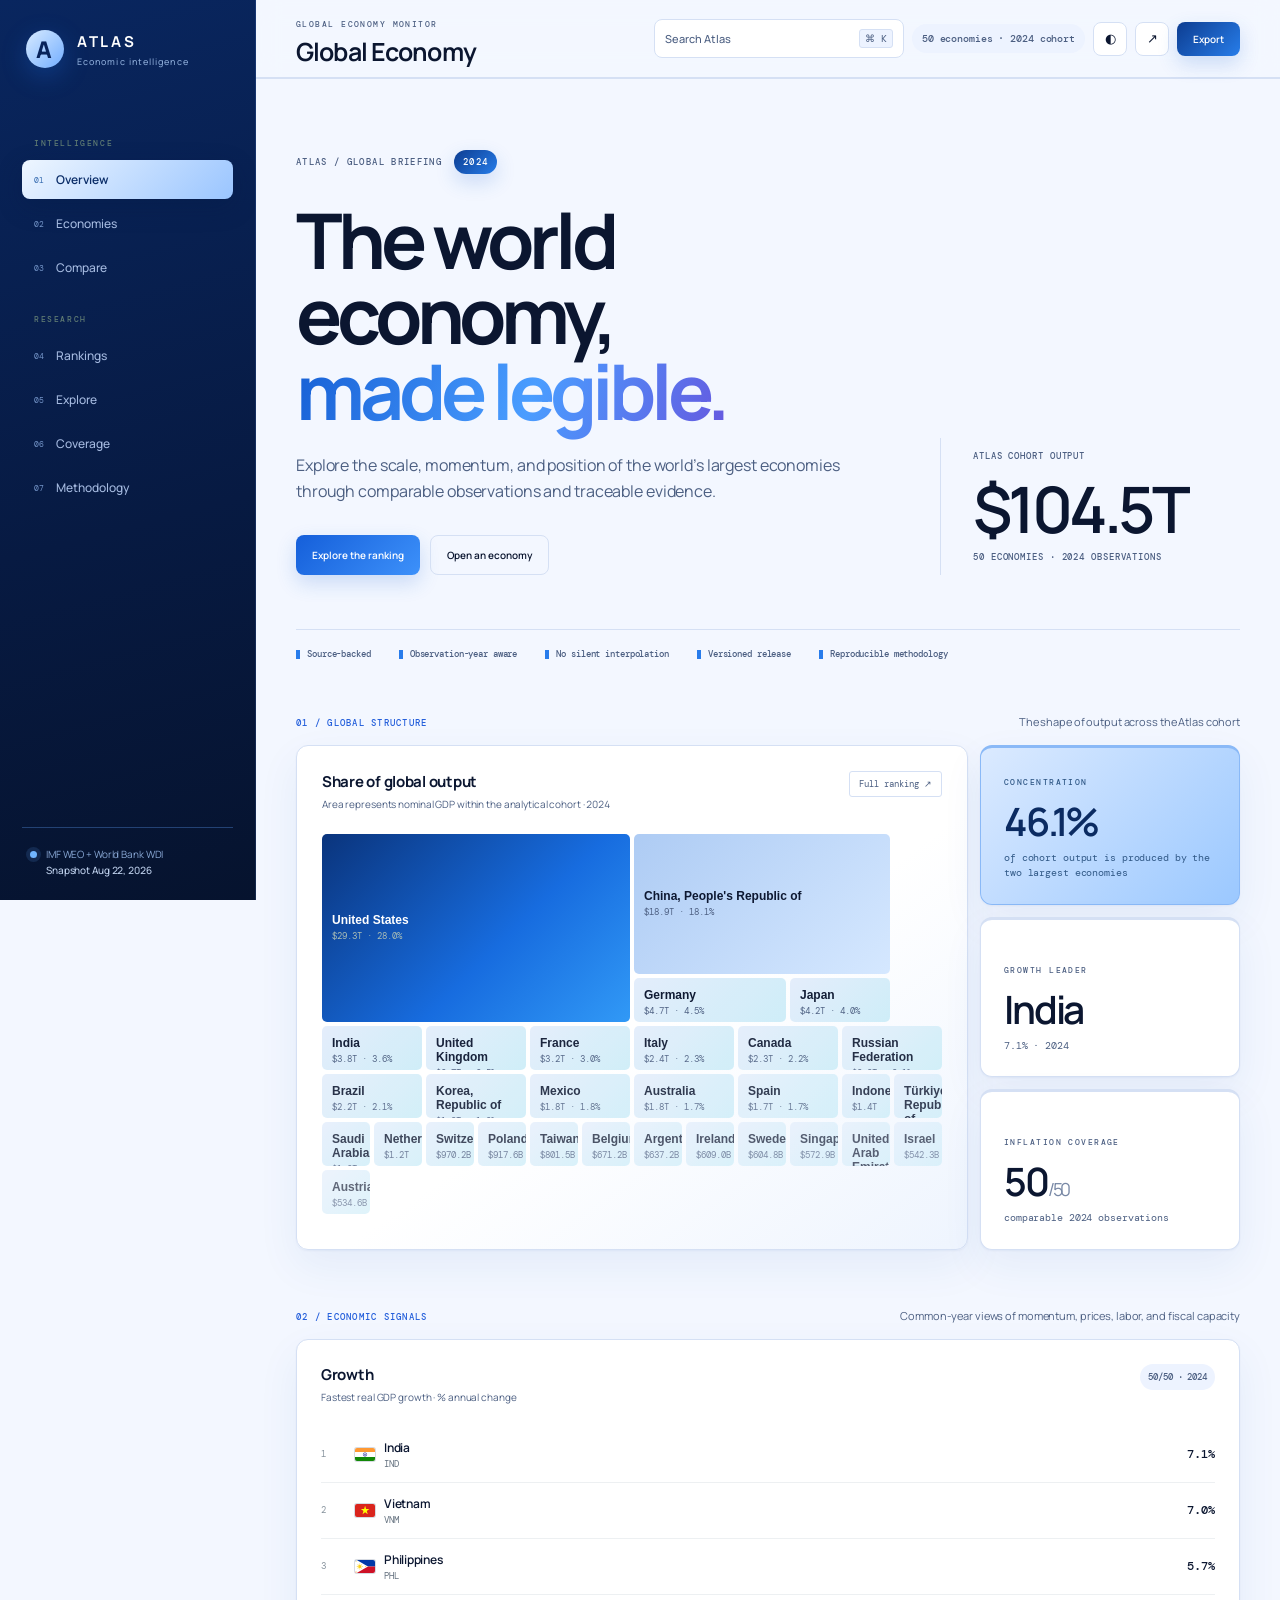
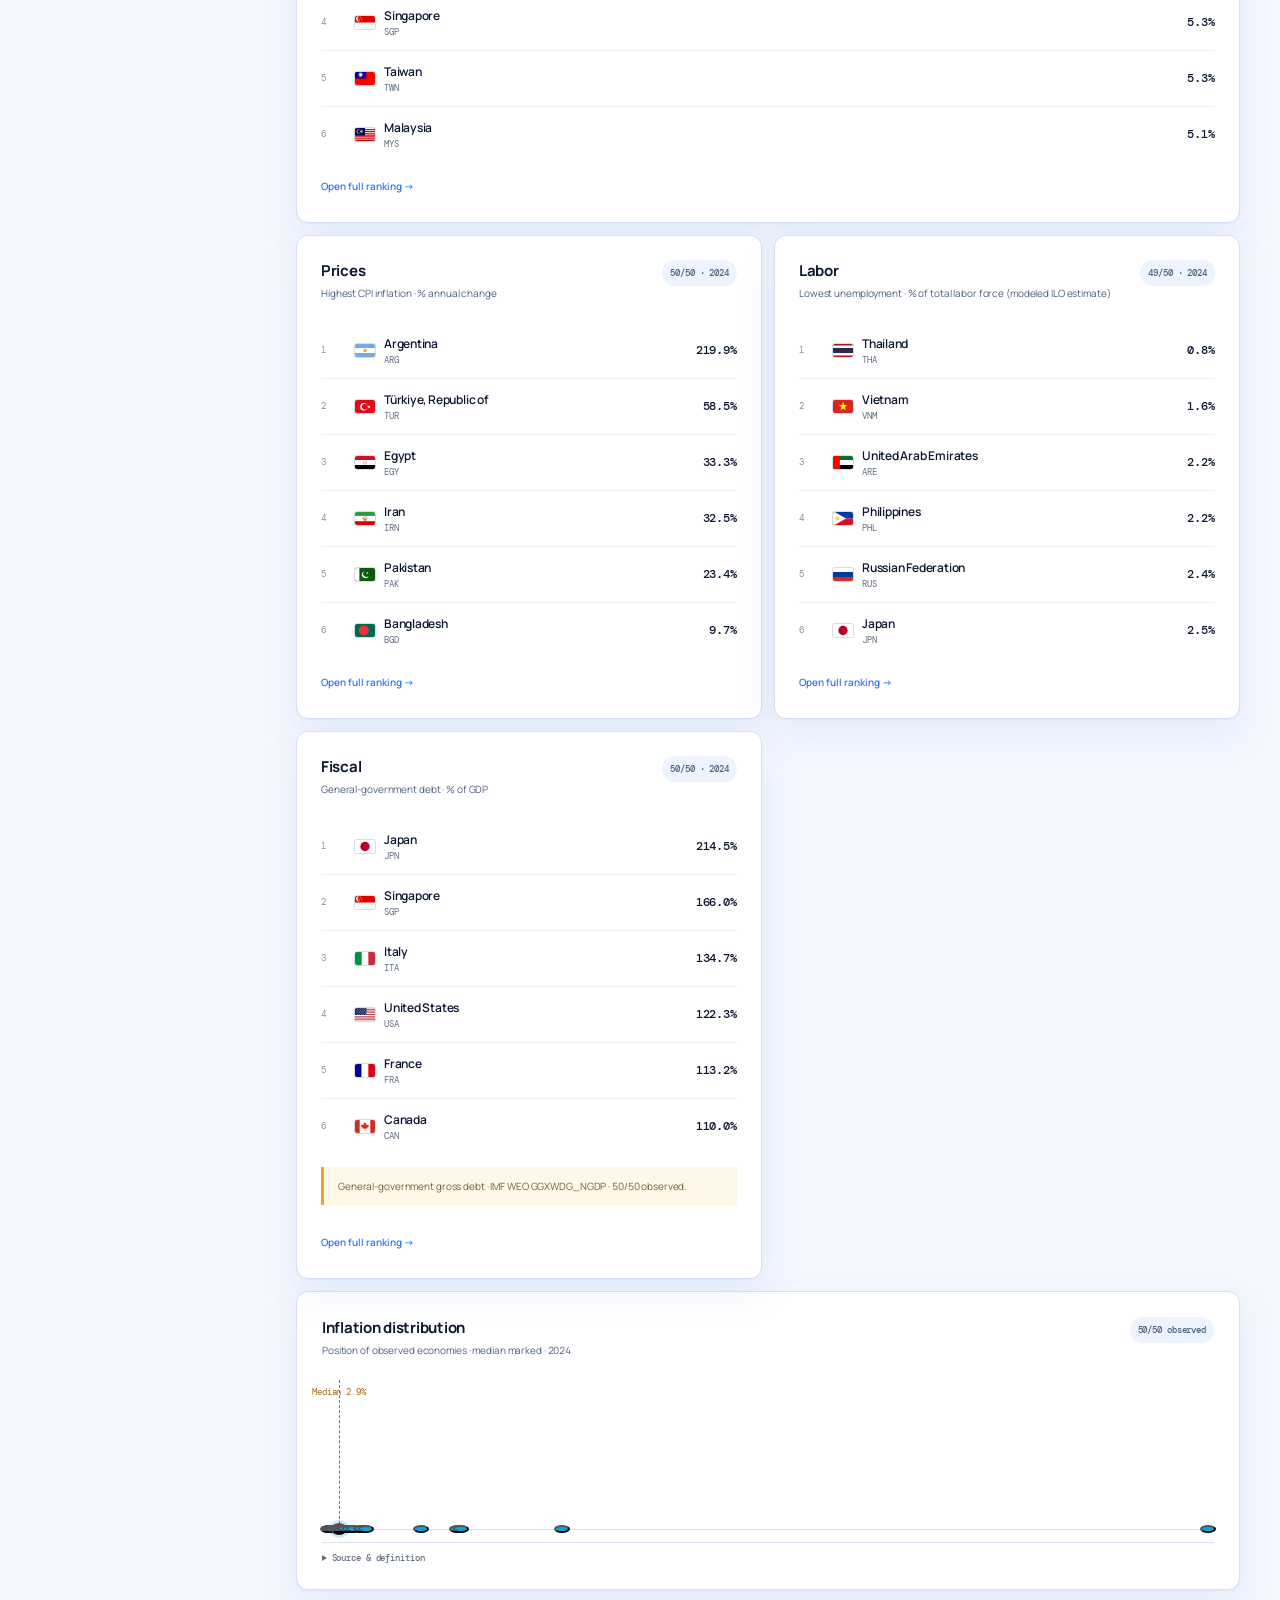
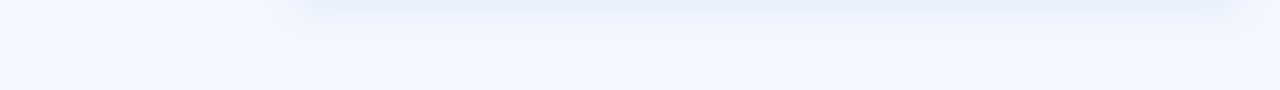
<file: app/index.html>
<!doctype html>
<html lang="en">
<head>
  <meta charset="UTF-8" />
  <meta name="viewport" content="width=device-width, initial-scale=1.0" />
  <meta name="description" content="Explore, compare, and understand the world's largest economies with reproducible, source-backed data." />
  <meta property="og:title" content="ATLAS — Global Economic Intelligence" />
  <meta property="og:description" content="A source-backed view of the structure and trajectory of the global economy." />
  <meta property="og:type" content="website" />
  <meta name="twitter:card" content="summary_large_image" />
  <link rel="icon" href="data:image/svg+xml,%3Csvg xmlns='http://www.w3.org/2000/svg' viewBox='0 0 64 64'%3E%3Crect width='64' height='64' rx='14' fill='%231769e0'/%3E%3Cpath d='M18 48 28.5 16h7L46 48h-7.5l-2-7H27l-2 7Zm11-14h5.5L31.8 24Z' fill='white'/%3E%3C/svg%3E" />
  <title>ATLAS — Global Economic Intelligence</title>
  <link rel="preconnect" href="https://fonts.googleapis.com">
  <link rel="preconnect" href="https://fonts.gstatic.com" crossorigin>
  <link href="https://fonts.googleapis.com/css2?family=DM+Mono:wght@400;500&family=Manrope:wght@400;500;600;700;800&display=swap" rel="stylesheet">
  <link rel="stylesheet" href="styles.css?v=6" />
</head>
<body>
  <a class="skip-link" href="#main-content">Skip to main content</a>
  <div class="shell">
    <aside class="sidebar">
      <a class="brand" href="?view=overview" aria-label="Atlas home"><span class="brand-mark">A</span><span>ATLAS<small>Economic intelligence</small></span></a>
      <nav id="nav">
        <span class="nav-label">Intelligence</span>
        <button data-view="overview" class="active"><i>01</i>Overview</button>
        <button data-view="country"><i>02</i>Economies</button>
        <button data-view="compare"><i>03</i>Compare</button>
        <span class="nav-label">Research</span>
        <button data-view="rankings"><i>04</i>Rankings</button>
        <button data-view="data"><i>05</i>Explore</button>
        <button data-view="coverage"><i>06</i>Coverage</button>
        <button data-view="methodology"><i>07</i>Methodology</button>
      </nav>
      <div class="sidebar-foot"><i></i><span>IMF WEO + World Bank WDI<br><b id="freshness">Loading sources…</b></span></div>
    </aside>
    <main id="main-content" tabindex="-1">
      <header class="topbar">
        <div><span class="eyebrow">GLOBAL ECONOMY MONITOR</span><h1 id="page-title">World overview</h1></div>
        <div class="top-actions"><button id="command-button" class="command-trigger" aria-keyshortcuts="Meta+K Control+K"><span>Search Atlas</span><kbd>⌘ K</kbd></button><span id="coverage-pill" class="pill">Loading data</span><button id="theme-button" class="icon-button" aria-label="Switch color theme">◐</button><button id="share-button" class="icon-button" aria-label="Copy shareable view">↗</button><button id="download-button" class="download">Export</button></div>
      </header>
      <div id="loading" class="loading" role="status" aria-live="polite"><div class="skeleton-layout"><i></i><i></i><i></i><i></i></div><p>Loading the latest Atlas data release…</p></div>
      <div id="app" hidden></div>
    </main>
  </div>
  <dialog id="command-dialog" class="command-dialog" aria-label="Search Atlas"><form method="dialog"><div class="command-head"><label for="command-input">Search economies, metrics, and analysis</label><button aria-label="Close search">Esc</button></div><input id="command-input" autocomplete="off" placeholder="Try “Japan”, “debt ranking”, or “compare US China”"><div id="command-results" role="listbox"></div><p class="command-hint">↑↓ Navigate · Enter Open · Esc Close</p></form></dialog>
  <div id="chart-tooltip" class="chart-tooltip" hidden></div>
  <script type="module" src="app.js?v=6"></script>
</body>
</html>
</file>
<file: app/styles.css>
:root{--ink:#0b1623;--muted:#64717f;--line:#dce3e8;--paper:#f5f7f6;--white:#fff;--navy:#0c1d2d;--mint:#5cd6b3;--blue:#3374ff;--amber:#e6a33a;--red:#dc695d;--mono:"DM Mono",monospace;--sans:"Manrope",sans-serif}
[hidden]{display:none!important}
.skip-link{position:fixed;left:12px;top:-60px;z-index:100;background:#fff;color:#0b1623;padding:10px 14px;border:2px solid #3374ff}.skip-link:focus{top:12px}.sr-only{position:absolute;width:1px;height:1px;padding:0;margin:-1px;overflow:hidden;clip:rect(0,0,0,0);white-space:nowrap;border:0}button:focus-visible,a:focus-visible,select:focus-visible,input:focus-visible{outline:3px solid #e6a33a;outline-offset:2px}.empty-state{min-height:280px;display:grid;place-items:center;text-align:center}.empty-state p{color:var(--muted);max-width:560px}.skeleton{background:linear-gradient(90deg,#edf1ef 25%,#f7f9f8 50%,#edf1ef 75%);background-size:200% 100%;animation:skeleton 1.2s infinite}@keyframes skeleton{to{background-position:-200% 0}}
.pagination{display:flex;justify-content:flex-end;align-items:center;gap:12px;padding:12px 0;font:10px var(--mono);color:var(--muted)}.pagination button{border:1px solid var(--line);background:#fff;padding:7px 10px;border-radius:3px;cursor:pointer}.pagination button:disabled{opacity:.45;cursor:not-allowed}
@media(max-width:650px){.sidebar{display:block;overflow-x:auto}.sidebar .brand{margin-bottom:12px}.sidebar nav{display:flex;gap:6px;min-width:max-content;margin:0}.sidebar nav button{display:block!important;font-size:11px!important;height:auto!important;padding:9px 11px}.sidebar nav button:after{content:none!important}.topbar h1{font-size:21px}.chart{height:260px}.country-hero{display:grid;gap:18px}.hero-rank{text-align:left}select,input{max-width:100%}}
*{box-sizing:border-box}html{scroll-behavior:smooth}body{margin:0;background:var(--paper);color:var(--ink);font-family:var(--sans);font-size:14px}.shell{min-height:100vh;display:grid;grid-template-columns:232px 1fr}.sidebar{position:sticky;top:0;height:100vh;background:var(--navy);color:#fff;padding:26px 18px 20px;display:flex;flex-direction:column}.brand{display:flex;gap:12px;align-items:center;color:#fff;text-decoration:none;padding:0 8px 34px;font-weight:700;letter-spacing:.12em}.brand-mark{display:grid;place-items:center;width:34px;height:34px;background:var(--mint);color:var(--navy);font-family:var(--mono);font-size:18px}.brand small{display:block;color:#7f95a7;font-size:9px;letter-spacing:.1em;margin-top:3px;font-weight:500}.sidebar nav{display:grid;gap:5px}.sidebar nav button{border:0;background:transparent;color:#8fa3b4;text-align:left;padding:11px 13px;border-radius:6px;font:500 12px var(--sans);cursor:pointer}.sidebar nav button:hover,.sidebar nav button.active{color:#fff;background:#162d41}.sidebar nav button.active:before{content:"";display:inline-block;width:5px;height:5px;border-radius:50%;background:var(--mint);margin:0 10px 2px 0}.sidebar-foot{margin-top:auto;border-top:1px solid #23394c;padding:18px 8px 0;display:flex;gap:9px;align-items:flex-start;font-size:10px;color:#7f95a7;line-height:1.6}.sidebar-foot i{width:7px;height:7px;background:var(--mint);border-radius:50%;margin-top:5px;box-shadow:0 0 0 4px #5cd6b31f}.sidebar-foot b{color:#afbec9;font-weight:500}main{min-width:0}.topbar{height:112px;border-bottom:1px solid var(--line);padding:24px 38px 22px;display:flex;align-items:flex-end;justify-content:space-between;background:#f8faf9}.eyebrow{font:500 9px var(--mono);letter-spacing:.16em;color:#75828d}.topbar h1{font-size:25px;line-height:1.1;margin:7px 0 0;letter-spacing:-.04em}.top-actions{display:flex;gap:10px;align-items:center}.pill{font:500 10px var(--mono);background:#eaf0ed;padding:8px 10px;border-radius:3px;color:#52615e}.download,.primary{border:0;background:var(--ink);color:#fff;padding:9px 13px;border-radius:3px;font:600 10px var(--sans);cursor:pointer}.loading{height:60vh;display:grid;place-content:center;text-align:center;color:var(--muted)}.loader{width:28px;height:28px;border:2px solid var(--line);border-top-color:var(--blue);border-radius:50%;animation:spin .9s linear infinite;margin:auto}@keyframes spin{to{transform:rotate(360deg)}}#app{padding:30px 38px 70px;max-width:1600px}.brief{display:flex;justify-content:space-between;gap:30px;align-items:flex-end;margin-bottom:25px}.brief h2{font-size:25px;max-width:640px;letter-spacing:-.04em;margin:0 0 7px}.brief p{color:var(--muted);max-width:680px;margin:0;line-height:1.65}.micro{font:400 10px var(--mono);color:var(--muted)}.kpis{display:grid;grid-template-columns:repeat(4,1fr);gap:12px;margin-bottom:20px}.card,.panel{background:var(--white);border:1px solid var(--line);border-radius:5px}.kpi{padding:18px 19px;min-height:126px;position:relative;overflow:hidden}.kpi:after{content:"";position:absolute;height:3px;bottom:0;left:0;right:0;background:var(--accent,var(--blue))}.kpi-label{font:500 9px var(--mono);letter-spacing:.1em;color:var(--muted);text-transform:uppercase}.kpi-value{font-size:27px;font-weight:600;letter-spacing:-.05em;margin:14px 0 8px}.kpi-meta{font-size:10px;color:var(--muted)}.grid-2{display:grid;grid-template-columns:minmax(0,1.7fr) minmax(280px,1fr);gap:16px;margin-bottom:16px}.panel{padding:20px}.panel-head{display:flex;justify-content:space-between;align-items:start;margin-bottom:18px;gap:12px}.panel h3{font-size:14px;margin:0 0 4px}.panel-sub{font-size:10px;color:var(--muted)}.chart{height:320px;width:100%;position:relative}.chart svg{width:100%;height:100%;overflow:visible}.axis-line{stroke:#dfe5e8;stroke-width:1}.grid-line{stroke:#e8edef;stroke-width:1}.axis-label{font:9px var(--mono);fill:#7a8791}.line{fill:none;stroke-width:2}.dot{stroke:#fff;stroke-width:1.5}.tooltip{position:fixed;z-index:20;background:#0c1d2deF;color:#fff;padding:8px 10px;border-radius:3px;font:10px var(--mono);pointer-events:none;transform:translate(8px,-100%);line-height:1.5}.rank-list{display:grid;gap:0}.rank-row{display:grid;grid-template-columns:26px 1fr auto;align-items:center;border-bottom:1px solid #edf0f2;padding:10px 0;gap:8px}.rank-row:last-child{border:0}.rank-num{font:10px var(--mono);color:#87939d}.rank-name{font-size:11px;font-weight:600}.rank-name small{display:block;font:9px var(--mono);color:var(--muted);margin-top:2px}.rank-value{font:500 11px var(--mono)}.table-wrap{overflow:auto;border:1px solid var(--line);border-radius:5px;background:#fff}table{width:100%;border-collapse:collapse;white-space:nowrap}th{position:sticky;top:0;background:#f1f4f3;font:500 9px var(--mono);letter-spacing:.08em;color:#687580;text-align:left;padding:11px 13px;border-bottom:1px solid var(--line);text-transform:uppercase;cursor:pointer}td{padding:12px 13px;border-bottom:1px solid #edf0f2;font-size:11px}td.num{font-family:var(--mono);text-align:right}tr:hover td{background:#f8faf9}.country-cell{font-weight:600}.country-cell small{display:block;font:9px var(--mono);color:var(--muted);margin-top:3px}.controls{display:flex;flex-wrap:wrap;gap:10px;margin-bottom:17px}.field{display:grid;gap:5px}.field label{font:500 8px var(--mono);letter-spacing:.08em;color:var(--muted);text-transform:uppercase}select,input{min-width:170px;background:#fff;border:1px solid #cfd8dd;border-radius:3px;padding:9px 10px;color:var(--ink);font:11px var(--sans)}.country-hero{background:var(--navy);color:#fff;border-radius:5px;padding:26px 28px;margin-bottom:16px;display:flex;justify-content:space-between;align-items:end}.country-hero h2{font-size:32px;margin:5px 0;letter-spacing:-.05em}.country-hero p{color:#91a5b5;margin:0}.hero-rank{text-align:right}.hero-rank strong{display:block;font:500 31px var(--mono);color:var(--mint)}.coverage{display:grid;grid-template-columns:repeat(7,1fr);gap:5px}.coverage-cell{background:#eff3f1;padding:11px 7px;border-radius:3px;text-align:center}.coverage-cell b{display:block;font:10px var(--mono);margin-bottom:4px}.coverage-cell span{font-size:8px;color:var(--muted)}.missing{color:#9ba5ad;font-style:italic}.method{max-width:900px}.method section{background:#fff;border:1px solid var(--line);padding:23px 25px;margin-bottom:12px;border-radius:5px}.method h3{margin:0 0 10px;font-size:15px}.method p,.method li{color:#56636e;line-height:1.7;font-size:12px}.method code{font:10px var(--mono);background:#eef2f1;padding:2px 5px}.source-chip{display:inline-flex;gap:7px;align-items:center;border:1px solid var(--line);padding:8px 10px;background:#fff;border-radius:3px;font-size:10px}.source-chip i{width:6px;height:6px;background:var(--mint);border-radius:50%}.empty{display:grid;place-content:center;height:280px;color:var(--muted);text-align:center}.legend{display:flex;gap:14px;flex-wrap:wrap}.legend span{font:9px var(--mono);color:var(--muted)}.legend i{display:inline-block;width:8px;height:8px;border-radius:50%;margin-right:5px}.note{border-left:3px solid var(--amber);background:#fff8e9;padding:12px 14px;font-size:10px;color:#71613e;margin:13px 0}.tabs{display:flex;gap:3px;margin-bottom:17px}.tabs button{border:1px solid var(--line);background:#fff;padding:8px 11px;font:10px var(--sans);cursor:pointer}.tabs button.active{background:var(--navy);color:#fff;border-color:var(--navy)}@media(max-width:1000px){.shell{grid-template-columns:70px 1fr}.sidebar{padding:22px 9px}.brand span:not(.brand-mark),.sidebar nav button{font-size:0}.sidebar nav button{height:38px}.sidebar nav button:after{content:"•";font-size:20px}.sidebar-foot{display:none}.kpis{grid-template-columns:repeat(2,1fr)}.grid-2{grid-template-columns:1fr}}@media(max-width:650px){.shell{display:block}.sidebar{position:static;width:100%;height:auto;flex-direction:row;align-items:center}.brand{padding:0}.sidebar nav{display:flex;margin-left:auto}.sidebar nav button{display:none}.topbar{height:auto;padding:20px}.top-actions{display:none}#app{padding:22px 16px}.kpis{grid-template-columns:1fr}.grid-2{grid-template-columns:1fr}.brief{display:block}.country-hero{align-items:start}.coverage{grid-template-columns:repeat(2,1fr)}}
.global-search input{min-width:190px}.ranking-summary{display:grid;gap:6px;text-align:right;background:var(--navy);color:#fff;padding:15px 18px;border-radius:5px}.ranking-summary strong{font:600 12px var(--mono)}.ranking-summary span{font:10px var(--mono);color:#9fb1bf}.coverage-chip{font:500 9px var(--mono);background:#eef3f1;color:#56636e;padding:7px 8px;border-radius:3px;white-space:nowrap}.overview-grid{display:grid;grid-template-columns:repeat(2,minmax(0,1fr));gap:16px}.overview-module:first-child{grid-column:1/-1}.text-button{margin-top:12px;border:0;background:transparent;color:var(--blue);padding:5px 0;font:600 10px var(--sans);cursor:pointer}.rank-history-panel{margin-top:16px}.row-missing td,.row-missing th{background:#fafbfb;color:#87939d}.status{display:inline-flex;align-items:center;white-space:nowrap;border-radius:999px;padding:4px 7px;font:500 8px var(--mono);background:#eef2f3;color:#596872}.status-current_year{background:#e5f4ef;color:#276957}.status-prior_year{background:#fff3da;color:#805f1c}.status-historical{background:#f4e9e8;color:#8a4f48}.status-unavailable{background:#eef0f2;color:#76828b}.provenance{margin-top:12px;border-top:1px solid #edf0f2;padding-top:9px}.provenance summary{cursor:pointer;font:500 9px var(--mono);color:var(--muted)}.provenance dl{display:grid;grid-template-columns:110px 1fr;gap:5px 10px;margin:10px 0 0;font-size:10px}.provenance dt{color:var(--muted)}.provenance dd{margin:0}.section-title{margin:28px 0 12px;font-size:15px}.kpis-wide{grid-template-columns:repeat(4,1fr)}.history-grid{display:grid;grid-template-columns:repeat(2,minmax(0,1fr));gap:14px}.compact-chart .chart{height:250px}.coverage-detailed{grid-template-columns:repeat(4,1fr)}.coverage-detailed .coverage-cell{display:grid;gap:6px;text-align:left;padding:14px}.coverage-detailed .coverage-cell b{font-family:var(--sans);font-size:10px}.coverage-summary{display:grid;grid-template-columns:repeat(4,1fr);gap:10px;margin-bottom:16px}.coverage-summary .kpi{min-height:105px}.table-wrap code{font:9px var(--mono)}
@media(max-width:1100px){.kpis-wide,.coverage-summary{grid-template-columns:repeat(2,1fr)}.coverage-detailed{grid-template-columns:repeat(2,1fr)}}
@media(max-width:760px){.overview-grid,.history-grid{grid-template-columns:1fr}.overview-module:first-child{grid-column:auto}.ranking-summary{text-align:left;margin-top:14px}.kpis-wide,.coverage-summary{grid-template-columns:1fr}.coverage-detailed{grid-template-columns:1fr}.provenance dl{grid-template-columns:1fr}.top-actions{display:none}.brief{align-items:start}}

/* Atlas Design System 2.0 */
:root{color-scheme:light;--bg:#f3f5f4;--surface:#fff;--surface-2:#eef1ef;--surface-3:#e6ebe8;--text:#111a20;--text-2:#52606a;--text-3:#7c8991;--border:#d6ddda;--border-strong:#b8c3be;--brand:#153d35;--brand-2:#20745f;--accent:#16a37d;--focus:#d88920;--positive:#14745b;--negative:#aa3d47;--warning:#9a6813;--missing:#879198;--chart-1:#087f6b;--chart-2:#315eaf;--chart-3:#b66a1d;--chart-4:#8d4e91;--chart-5:#4c7888;--chart-6:#b14755;--radius-xs:2px;--radius-sm:5px;--radius-md:9px;--shadow-1:0 1px 2px rgb(10 30 25 / .05);--space-1:4px;--space-2:8px;--space-3:12px;--space-4:16px;--space-5:24px;--space-6:32px;--space-7:48px}
[data-theme="dark"]{color-scheme:dark;--bg:#0d1417;--surface:#141d21;--surface-2:#1a262a;--surface-3:#223036;--text:#edf3f0;--text-2:#a9b7b2;--text-3:#7f918a;--border:#29383d;--border-strong:#3d5056;--brand:#0a1719;--brand-2:#5bc7a8;--accent:#65d8b8;--focus:#f0ad49;--positive:#65d8b8;--negative:#ef8891;--warning:#e7b45d;--missing:#8a989d;--chart-1:#64d8b7;--chart-2:#82a9ef;--chart-3:#efb46c;--chart-4:#d5a0d8;--chart-5:#87bdcf;--chart-6:#ef929b;--shadow-1:none}
body{background:var(--bg);color:var(--text);font-feature-settings:"tnum" 1,"ss01" 1}.sidebar{background:var(--brand)}.topbar{height:86px;padding:18px 32px;background:color-mix(in srgb,var(--bg) 94%,transparent);backdrop-filter:blur(12px);position:sticky;top:0;z-index:12;align-items:center}.topbar h1{font-size:20px}.top-actions{gap:8px}.command-trigger{min-width:230px;display:flex;justify-content:space-between;align-items:center;border:1px solid var(--border);background:var(--surface);color:var(--text-2);padding:9px 10px;border-radius:var(--radius-sm);font:500 11px var(--sans);cursor:pointer}.command-trigger kbd{font:10px var(--mono);border:1px solid var(--border);background:var(--surface-2);padding:2px 5px;border-radius:3px}.icon-button{width:34px;height:34px;border:1px solid var(--border);background:var(--surface);color:var(--text);border-radius:var(--radius-sm);cursor:pointer}.download{background:var(--text);color:var(--surface)}#app{padding:28px 32px 80px}.card,.panel,.table-wrap,.method section,.source-chip{background:var(--surface);border-color:var(--border);box-shadow:var(--shadow-1)}.pill,.coverage-chip,.coverage-cell{background:var(--surface-2);color:var(--text-2)}.brief{align-items:flex-start}.brief h2{font-size:32px;line-height:1.1}.brief p,.panel-sub,.micro,.eyebrow,.kpi-meta{color:var(--text-2)}.eyebrow{letter-spacing:.18em}.trust-strip{display:flex;gap:20px;flex-wrap:wrap;padding:12px 0 22px;border-bottom:1px solid var(--border);margin-bottom:24px;font:500 9px var(--mono);color:var(--text-2)}.trust-strip span:before{content:"✓";color:var(--positive);margin-right:7px}.world-hero{display:grid;grid-template-columns:minmax(0,1.45fr) minmax(310px,.55fr);gap:16px;margin-bottom:16px}.world-structure{min-height:460px}.hero-aside{display:grid;gap:12px}.hero-stat{padding:20px;border-top:3px solid var(--accent)}.hero-stat strong{display:block;font-size:32px;letter-spacing:-.05em;margin:12px 0 5px}.treemap{display:grid;grid-template-columns:repeat(12,1fr);grid-auto-rows:44px;gap:3px;height:365px}.tree-node{border:0;background:color-mix(in srgb,var(--chart-1) 18%,var(--surface));color:var(--text);padding:8px;text-align:left;overflow:hidden;cursor:pointer;border-radius:2px;transition:background .15s,transform .15s}.tree-node:hover,.tree-node:focus-visible{background:color-mix(in srgb,var(--chart-1) 30%,var(--surface));transform:translateY(-1px)}.tree-node b{display:block;font-size:11px}.tree-node small{font:9px var(--mono);color:var(--text-2)}.distribution{position:relative;height:150px;border-bottom:1px solid var(--border);margin:12px 6px 0}.distribution-dot{position:absolute;width:8px;height:8px;border-radius:50%;background:var(--chart-2);transform:translate(-50%,50%);bottom:0}.distribution-dot.selected{width:12px;height:12px;background:var(--accent);outline:3px solid color-mix(in srgb,var(--accent) 20%,transparent)}.distribution-median{position:absolute;top:0;bottom:0;border-left:1px dashed var(--warning)}.distribution-label{position:absolute;top:6px;font:9px var(--mono);color:var(--warning);transform:translateX(-50%)}.economy-hero{background:var(--brand);color:#fff;padding:32px;border-radius:var(--radius-md);display:grid;grid-template-columns:1.2fr 1fr;gap:34px;margin-bottom:18px}.economy-hero h2{font-size:38px;margin:4px 0 18px}.economy-hero .hero-number{font:500 48px var(--mono);letter-spacing:-.06em}.economy-hero .hero-number small{display:block;font:500 10px var(--mono);letter-spacing:.1em;color:#91aaa3;margin-top:8px}.hero-context{display:grid;grid-template-columns:repeat(2,1fr);gap:1px;background:#ffffff18}.hero-context div{background:var(--brand);padding:16px}.hero-context strong{display:block;font:500 18px var(--mono);margin-top:7px}.data-highlights{display:grid;grid-template-columns:repeat(2,1fr);gap:10px;margin:16px 0}.highlight{padding:16px 18px;border-left:3px solid var(--accent);background:var(--surface);font-size:12px;line-height:1.6}.section-nav{display:flex;gap:18px;overflow:auto;border-bottom:1px solid var(--border);margin:24px 0 16px}.section-nav a{padding:10px 0;color:var(--text-2);font:500 10px var(--mono);text-decoration:none;white-space:nowrap}.compare-strip{display:grid;grid-template-columns:repeat(auto-fit,minmax(180px,1fr));gap:1px;background:var(--border);border:1px solid var(--border);margin-bottom:16px}.compare-economy{background:var(--surface);padding:16px}.compare-economy strong{display:block;font:500 22px var(--mono);margin:8px 0}.mode-tabs{display:inline-flex;border:1px solid var(--border);background:var(--surface)}.mode-tabs button{border:0;border-right:1px solid var(--border);background:transparent;color:var(--text-2);padding:8px 12px;font:500 9px var(--mono);cursor:pointer}.mode-tabs button:last-child{border:0}.mode-tabs button.active{background:var(--text);color:var(--surface)}.scatter{height:520px}.scatter-dot{cursor:pointer;stroke:var(--surface);stroke-width:1.5}.chart-toolbar{display:flex;gap:8px;align-items:center;flex-wrap:wrap}.chart-action{border:1px solid var(--border);background:var(--surface);color:var(--text-2);padding:6px 9px;border-radius:3px;font:9px var(--mono);cursor:pointer}.chart-tooltip{position:fixed;z-index:50;pointer-events:none;background:var(--text);color:var(--surface);padding:10px 12px;border-radius:var(--radius-sm);font:10px var(--mono);line-height:1.65;box-shadow:0 8px 30px #0003;max-width:230px}.command-dialog{width:min(680px,calc(100% - 28px));border:1px solid var(--border);border-radius:var(--radius-md);padding:0;background:var(--surface);color:var(--text);box-shadow:0 24px 80px #0005}.command-dialog::backdrop{background:#07100dbb;backdrop-filter:blur(3px)}.command-dialog form{padding:14px}.command-head{display:flex;justify-content:space-between;align-items:center;margin-bottom:10px}.command-head label{font:600 11px var(--sans)}.command-head button{border:1px solid var(--border);background:var(--surface-2);color:var(--text-2);padding:4px 7px}.command-dialog input{width:100%;min-width:0;font-size:16px;padding:14px}.command-result{width:100%;display:grid;grid-template-columns:28px 1fr auto;gap:8px;text-align:left;align-items:center;border:0;border-bottom:1px solid var(--border);background:transparent;color:var(--text);padding:12px 8px;cursor:pointer}.command-result:hover,.command-result.active{background:var(--surface-2)}.command-result small{color:var(--text-3)}.command-hint{font:9px var(--mono);color:var(--text-3);margin:10px 4px 0}.skeleton-layout{width:min(800px,80vw);display:grid;grid-template-columns:2fr 1fr;gap:12px}.skeleton-layout i{height:120px;border-radius:var(--radius-sm);background:linear-gradient(90deg,var(--surface-2),var(--surface),var(--surface-2));background-size:200% 100%;animation:skeleton 1.4s infinite}.skeleton-layout i:first-child{height:260px;grid-row:span 2}.table-wrap th{background:var(--surface-2);color:var(--text-2);z-index:2}.table-wrap td{border-color:var(--border)}tr:hover td{background:var(--surface-2)}select,input{background:var(--surface);border-color:var(--border);color:var(--text)}.provenance{border-color:var(--border)}.method{max-width:1080px}.method details{background:var(--surface);border:1px solid var(--border);margin-bottom:8px}.method details summary{padding:16px 20px;cursor:pointer;font-weight:600}.method details>div{padding:0 20px 20px;color:var(--text-2);line-height:1.7}.chart .line{transition:d .2s ease}.chart .dot{cursor:crosshair}.chart .dot:focus{outline:none;stroke:var(--focus);stroke-width:4}
@media(prefers-reduced-motion:reduce){*,*:before,*:after{scroll-behavior:auto!important;animation:none!important;transition:none!important}}
@media(max-width:1100px){.world-hero{grid-template-columns:1fr}.treemap{height:320px}.economy-hero{grid-template-columns:1fr}.scatter{height:430px}}
@media(max-width:760px){.topbar{padding:14px 16px}.topbar>div:first-child{display:none}.top-actions{display:flex;width:100%}.command-trigger{min-width:0;flex:1}.pill,.download{display:none}#app{padding:20px 14px 60px}.brief h2{font-size:27px}.trust-strip{gap:10px}.world-structure{min-height:380px}.treemap{grid-template-columns:repeat(6,1fr);grid-auto-rows:38px;height:300px}.economy-hero{padding:22px}.economy-hero h2{font-size:30px}.economy-hero .hero-number{font-size:37px}.hero-context{grid-template-columns:1fr 1fr}.data-highlights{grid-template-columns:1fr}.chart{height:280px}.scatter{height:380px}.compare-strip{grid-template-columns:1fr 1fr}.sidebar nav{padding-bottom:4px}.sidebar nav button{min-height:42px}.command-dialog{margin-top:12px}}

/* Atlas Editorial System 3.0 */
:root{--sans:"Manrope",system-ui,sans-serif;--display:"Manrope",system-ui,sans-serif;--bg:#f4f1e9;--surface:#fbfaf6;--surface-2:#ece9df;--surface-3:#e1ded3;--text:#17201d;--text-2:#57615d;--text-3:#7f8883;--border:#d8d4c8;--border-strong:#aaa99f;--brand:#112a25;--brand-2:#226e5b;--accent:#25a37f;--chart-1:#176f5b;--chart-2:#416b9b;--shadow-1:0 1px 0 rgba(21,32,29,.04),0 12px 35px rgba(21,32,29,.045);--radius-sm:8px;--radius-md:14px}
[data-theme="dark"]{--bg:#0f1614;--surface:#151e1b;--surface-2:#1c2925;--surface-3:#25342f;--text:#f1efe7;--text-2:#b2b9b4;--text-3:#808e88;--border:#2b3b35;--border-strong:#465b53;--brand:#091310}
body{font-family:var(--sans);letter-spacing:-.008em}.shell{grid-template-columns:256px 1fr}.sidebar{padding:30px 22px 22px;background:linear-gradient(165deg,#112c26 0%,#10241f 70%,#0b1c18 100%);border-right:1px solid #ffffff0d}.brand{gap:13px;padding:0 4px 48px;font-size:15px;letter-spacing:.18em}.brand-mark{width:38px;height:38px;border-radius:50%;background:#d8f56d;color:#16342d;font-family:var(--display);font-size:23px;font-weight:400}.brand small{font-size:9px;letter-spacing:.12em;color:#8ca39b}.nav-label{display:block;margin:22px 12px 7px;font:500 8px var(--mono);letter-spacing:.2em;color:#607c73;text-transform:uppercase}.sidebar nav button{display:flex;align-items:center;gap:12px;padding:11px 12px;border-radius:8px;color:#9eb0aa;font-size:12px;transition:background .18s,color .18s,transform .18s}.sidebar nav button i{font:400 8px var(--mono);color:#55736a}.sidebar nav button:hover{transform:translateX(2px)}.sidebar nav button.active{background:#d8f56d;color:#10251f;font-weight:600}.sidebar nav button.active:before{display:none}.sidebar nav button.active i{color:#49675e}.sidebar-foot{border-color:#27423a;color:#6f8980}.sidebar-foot b{color:#9eb0aa}.sidebar-foot i{background:#d8f56d}.topbar{height:78px;padding:14px 40px;border-color:var(--border);background:color-mix(in srgb,var(--bg) 88%,transparent)}.topbar h1{font-family:var(--display);font-weight:400;font-size:25px;letter-spacing:-.02em}.eyebrow{font-size:8px}.command-trigger{min-width:250px;border-radius:8px}.icon-button,.download{border-radius:8px}.download{padding:10px 16px}.pill{border-radius:999px}#app{padding:44px 40px 100px;max-width:1550px;margin:0 auto}.panel,.card,.table-wrap,.method section{border-color:var(--border);border-radius:12px;box-shadow:var(--shadow-1)}.overview-mast{min-height:320px;display:grid;grid-template-columns:minmax(0,1.35fr) minmax(300px,.65fr);align-items:end;gap:80px;padding:28px 0 54px;border-bottom:1px solid var(--border)}.edition{display:inline-flex;gap:12px;align-items:center;font:500 9px var(--mono);letter-spacing:.15em;color:var(--text-2)}.edition b{background:var(--text);color:var(--surface);border-radius:999px;padding:6px 9px;font-weight:500}.overview-mast h2{font:400 clamp(54px,6vw,84px)/.88 var(--display);letter-spacing:-.045em;margin:28px 0 24px;max-width:760px}.overview-mast h2 em{font-weight:400;color:var(--brand-2)}.overview-mast p{max-width:620px;font-size:16px;line-height:1.65;color:var(--text-2);margin:0}.mast-actions{display:flex;gap:10px;margin-top:30px}.mast-actions button{padding:12px 16px;border-radius:8px}.quiet-action{border:1px solid var(--border);background:transparent;color:var(--text);font:600 10px var(--sans);cursor:pointer}.mast-figure{align-self:end;border-left:1px solid var(--border);padding:12px 0 12px 32px}.mast-figure span,.mast-figure small{display:block;font:500 9px var(--mono);letter-spacing:.1em;color:var(--text-2);text-transform:uppercase}.mast-figure strong{display:block;margin:18px 0 13px;font:400 clamp(48px,5vw,72px)/.9 var(--display);letter-spacing:-.03em}.trust-strip{border:0;margin:0;padding:18px 0 54px;gap:28px}.trust-strip span:before{content:"●";font-size:7px;color:var(--accent)}.section-kicker{display:flex;justify-content:space-between;align-items:baseline;margin:0 0 16px}.section-kicker span{font:500 9px var(--mono);letter-spacing:.14em;color:var(--brand-2)}.section-kicker p{margin:0;color:var(--text-2);font-size:11px}.world-hero{grid-template-columns:minmax(0,1.6fr) minmax(260px,.4fr);gap:12px;margin-bottom:58px}.world-structure{padding:25px;min-height:500px}.panel-head{margin-bottom:23px}.panel h3{font-size:15px}.panel-sub{margin-top:5px}.treemap{height:390px;gap:4px}.tree-node{border-radius:5px;background:color-mix(in srgb,var(--chart-1) 17%,var(--surface));padding:10px}.tree-node:first-child{background:var(--brand);color:#fff}.tree-node:first-child small{color:#a9bdb6}.tree-node:nth-child(2){background:color-mix(in srgb,var(--chart-1) 34%,var(--surface))}.tree-node b{font-size:12px}.hero-aside{gap:12px}.hero-stat{display:flex;flex-direction:column;justify-content:flex-end;min-height:154px;padding:23px}.hero-stat.featured{background:#d8f56d;border-color:#cadf76}.hero-stat.featured .eyebrow,.hero-stat.featured .micro{color:#395149}.hero-stat strong{font:400 39px/1 var(--display);letter-spacing:-.025em;margin:15px 0 9px}.hero-stat strong i{font:400 18px var(--display);color:var(--text-3)}.hero-stat .micro{line-height:1.55}.overview-grid{gap:12px;margin-bottom:12px}.overview-module{padding:24px}.rank-row{padding:12px 0}.rank-num{font-size:9px}.rank-name{font-size:12px}.rank-value{font-size:12px}.coverage-chip{border-radius:999px}.distribution-panel{margin-top:12px;padding:25px}.country-hero,.economy-hero{background:linear-gradient(135deg,#173a32,#10251f);border:1px solid #31544a;border-radius:16px;padding:42px}.economy-hero h2{font:400 58px/1 var(--display);letter-spacing:-.03em}.economy-hero .hero-number{font-family:var(--display);font-weight:400;font-size:62px}.hero-context{border:1px solid #ffffff14;border-radius:10px;overflow:hidden}.highlight{border:1px solid var(--border);border-left:3px solid var(--accent);border-radius:8px;box-shadow:var(--shadow-1)}.brief h2{font:400 48px/1 var(--display);letter-spacing:-.03em}.table-wrap{overflow:hidden}.table-wrap th{padding:14px 16px}.table-wrap td{padding:15px 16px}.controls{padding:14px;border:1px solid var(--border);border-radius:10px;background:var(--surface);box-shadow:var(--shadow-1)}select,input{border-radius:7px}.chart-action,.text-button{transition:color .15s,background .15s}.chart-action:hover{background:var(--surface-2);color:var(--text)}
@media(max-width:1000px){.shell{grid-template-columns:82px 1fr}.brand{justify-content:center}.brand>span:last-child,.nav-label,.sidebar nav button i{display:none}.sidebar nav button{justify-content:center}.sidebar nav button:after{content:attr(data-view);font-size:9px;text-transform:uppercase}.overview-mast{gap:30px}.world-hero{grid-template-columns:1fr}.hero-aside{grid-template-columns:repeat(3,1fr)}}
@media(max-width:700px){.shell{display:block}.sidebar{position:sticky;top:0;z-index:30;height:auto;padding:10px 12px;display:flex;border-bottom:1px solid #29433b}.brand{display:none}.sidebar nav{display:flex;overflow:auto;gap:5px}.nav-label{display:none}.sidebar nav button{display:flex!important;min-width:max-content;padding:9px 12px}.sidebar nav button:after{content:none}.sidebar nav button i{display:block}.topbar{top:55px}.overview-mast{min-height:0;grid-template-columns:1fr;padding:14px 0 36px;gap:34px}.overview-mast h2{font-size:54px}.overview-mast p{font-size:14px}.mast-figure{border-left:0;border-top:1px solid var(--border);padding:25px 0 0}.mast-figure strong{font-size:54px}.mast-actions{flex-wrap:wrap}.trust-strip{padding-bottom:36px}.section-kicker{display:block}.section-kicker p{margin-top:5px}.hero-aside{grid-template-columns:1fr}.world-structure{min-height:420px;padding:17px}.treemap{height:330px}.overview-grid{grid-template-columns:1fr}.economy-hero{padding:27px}.economy-hero h2{font-size:45px}#app{padding:28px 15px 70px}.topbar{padding:12px 15px}.top-actions .icon-button{display:none}}

/* Atlas Blue Gradient Theme */
:root{--bg:#f3f7ff;--surface:#fff;--surface-2:#edf3ff;--surface-3:#dce8ff;--text:#0b1630;--text-2:#4c5f82;--text-3:#7888a5;--border:#d5e0f4;--border-strong:#a9bcdf;--brand:#071a42;--brand-2:#245fdb;--accent:#2f7df4;--focus:#65a8ff;--positive:#147f8c;--negative:#c64b63;--warning:#a76a16;--missing:#8592aa;--chart-1:#1769e0;--chart-2:#06a6dc;--chart-3:#5945d8;--chart-4:#3c8cf2;--chart-5:#0d7ca6;--chart-6:#7b61e8;--shadow-1:0 1px 2px rgb(21 64 135 / .05),0 16px 42px rgb(31 83 174 / .07)}
[data-theme="dark"]{--bg:#07101f;--surface:#0e1a2f;--surface-2:#142541;--surface-3:#1b3153;--text:#eef5ff;--text-2:#acbedc;--text-3:#7f94b7;--border:#203858;--border-strong:#3b5c89;--brand:#050e20;--brand-2:#72a8ff;--accent:#57a0ff;--focus:#91c2ff;--positive:#5bd2df;--negative:#ff8799;--warning:#ffc36a;--missing:#8191aa;--chart-1:#62a6ff;--chart-2:#38c9ef;--chart-3:#9b8cff;--chart-4:#4c8ef7;--chart-5:#50b8dc;--chart-6:#b69cff;--shadow-1:0 16px 44px rgb(0 4 18 / .3)}
.sidebar{background:linear-gradient(165deg,#09265f 0%,#071a42 58%,#06132e 100%);border-right-color:#79a8ff1f}.brand-mark{background:linear-gradient(135deg,#d8ebff,#72adff);color:#08235a;box-shadow:0 8px 26px #1f72e94d}.brand small,.sidebar-foot{color:#89a8d5}.sidebar nav button{color:#a5bae0}.sidebar nav button i{color:#7596ca}.sidebar nav button:hover{background:#ffffff0d}.sidebar nav button.active{background:linear-gradient(135deg,#eef6ff,#9ac5ff);color:#0b2d68;box-shadow:0 8px 24px #0019474d}.sidebar nav button.active i{color:#3268ae}.sidebar-foot{border-color:#234274}.sidebar-foot b{color:#c0d2ee}.sidebar-foot i{background:#70b5ff;box-shadow:0 0 0 4px #64acff24}
.overview-mast h2 em{background:linear-gradient(110deg,#155ed4,#4a9dff 55%,#6658df);-webkit-background-clip:text;background-clip:text;color:transparent}.edition b,.download,.primary{background:linear-gradient(135deg,#0d3d91,#277de9);box-shadow:0 8px 20px #236bd333}.mast-actions .primary{background:linear-gradient(135deg,#155fda,#3d91fa)}.world-structure{background:linear-gradient(145deg,var(--surface) 55%,color-mix(in srgb,var(--accent) 8%,var(--surface)))}.tree-node{background:linear-gradient(135deg,color-mix(in srgb,var(--chart-1) 12%,var(--surface)),color-mix(in srgb,var(--chart-2) 20%,var(--surface)))}.tree-node:first-child{background:linear-gradient(135deg,#0a347c,#176cdf 58%,#3199f6)}.tree-node:nth-child(2){background:linear-gradient(135deg,color-mix(in srgb,#176cdf 35%,var(--surface)),color-mix(in srgb,#57a2ff 25%,var(--surface)))}.tree-node:hover,.tree-node:focus-visible{background:linear-gradient(135deg,color-mix(in srgb,var(--chart-1) 26%,var(--surface)),color-mix(in srgb,var(--chart-2) 32%,var(--surface)))}.hero-stat.featured{background:linear-gradient(135deg,#dbeaff,#9bc8ff);border-color:#8ab9f7;color:#0b2b62}.hero-stat.featured .eyebrow,.hero-stat.featured .micro{color:#315987}.country-hero,.economy-hero{background:linear-gradient(135deg,#092b69 0%,#1056bc 58%,#257fdc 100%);border-color:#4689dc;box-shadow:0 24px 55px #0a3f9930}.economy-hero .hero-number small,.country-hero p{color:#bed7fa}.hero-context{background:#85b8ff24}.hero-context div{background:#0a367270}.highlight{border-left-color:#348df7;background:linear-gradient(110deg,var(--surface),color-mix(in srgb,var(--accent) 6%,var(--surface)))}.ranking-summary{background:linear-gradient(135deg,#092b69,#176fd5)}.source-chip i,.trust-strip span:before{color:#287ceb;background:#287ceb}.kpi:after{background:linear-gradient(90deg,var(--accent),var(--chart-2))}.mode-tabs button.active,.tabs button.active{background:linear-gradient(135deg,#0d3d91,#287fe9);border-color:#287fe9}.command-dialog::backdrop{background:#020a19c7}.topbar{box-shadow:0 1px 0 var(--border)}
.overview-mast h2{font-weight:700;line-height:.98;letter-spacing:-.065em}.overview-mast h2 em{font-weight:700;font-style:normal}.mast-figure strong,.hero-stat strong{font-weight:600;letter-spacing:-.055em}.topbar h1{font-weight:650;letter-spacing:-.035em}.brief h2{font-weight:650;line-height:1.04;letter-spacing:-.05em}.economy-hero h2{font-weight:700;letter-spacing:-.055em}.economy-hero .hero-number{font-weight:600;letter-spacing:-.055em}.brand-mark{font-weight:800}.panel h3,.rank-name,.country-cell{letter-spacing:-.018em}
.country-flag{display:inline-block;object-fit:cover;border-radius:2px;box-shadow:0 0 0 1px rgb(10 35 75 / .16);flex:none}.flag-fallback{display:inline-grid;place-items:center;min-width:28px;height:18px;border:1px solid var(--border);border-radius:3px;font:500 7px var(--mono);color:var(--text-2);background:var(--surface-2)}.country-identity{display:inline-flex;align-items:center;gap:9px}.rank-name{display:flex;align-items:center;gap:9px}.rank-name>span{min-width:0}.hero-flag{display:inline-flex;padding:6px;background:#ffffffeb;border-radius:7px;box-shadow:0 8px 24px #001d5940;margin-bottom:18px}.hero-flag .country-flag{border-radius:3px}.economy-title{min-width:0}.chart-footnote{margin:13px 0 0;padding-top:10px;border-top:1px solid var(--border);font:400 9px/1.55 var(--mono);color:var(--text-3)}.series-label{font:700 9px var(--mono);paint-order:stroke;stroke:var(--surface);stroke-width:3px;stroke-linejoin:round}.country-series{stroke-width:2.4;transition:opacity .15s,stroke-width .15s}.chart:has(.country-series:hover) .country-series:not(:hover){opacity:.22}.country-series:hover{stroke-width:3.6}.chart-figure .legend{margin:-4px 0 14px}.chart-figure .legend span{display:inline-flex;align-items:center}.chart-figure .legend i{width:14px;height:3px;border-radius:2px}.chart .dot{opacity:.2;transition:opacity .15s,r .15s}.chart .dot:hover,.chart .dot:focus{opacity:1;r:5px}.chart-toolbar{justify-content:flex-end}
.explorer-instrument{display:grid;grid-template-columns:minmax(0,1.5fr) minmax(300px,.5fr);gap:12px;margin-bottom:18px}.world-distribution{position:relative;height:210px;margin:18px 12px 0;border-bottom:1px solid var(--border)}.distribution-axis{position:absolute;bottom:-25px;left:0;right:0;display:flex;justify-content:space-between;font:9px var(--mono);color:var(--text-3)}.quartile-band{position:absolute;bottom:52px;height:34px;border-radius:4px;background:color-mix(in srgb,var(--accent) 15%,var(--surface-2));border:1px solid color-mix(in srgb,var(--accent) 25%,var(--border))}.quartile-band i{position:absolute;top:-8px;bottom:-8px;border-left:2px solid var(--accent)}.world-marker{position:absolute;bottom:49px;width:8px;height:40px;padding:0;border:0;border-left:2px solid var(--country-color);background:transparent;transform:translateX(-50%);cursor:pointer;opacity:.48}.world-marker:hover,.world-marker:focus,.world-marker.selected{opacity:1;border-left-width:4px;z-index:2}.world-marker.selected:after{content:"";position:absolute;left:-5px;top:-8px;width:8px;height:8px;border-radius:50%;background:var(--country-color)}.map-readiness-note{display:grid;grid-template-columns:140px 220px 1fr;gap:18px;align-items:center;margin:20px 0 46px;padding:18px 0;border-top:1px solid var(--border);border-bottom:1px solid var(--border)}.map-readiness-note strong{font-size:13px}.map-readiness-note p{margin:0;color:var(--text-2);font-size:11px;line-height:1.55}.position-strips{display:grid;gap:8px;margin:15px 0 12px}.position-row{display:grid;grid-template-columns:minmax(190px,.7fr) minmax(220px,1.3fr) 180px;gap:18px;align-items:center;padding:13px 16px;background:var(--surface);border:1px solid var(--border);border-radius:8px}.position-row>div:first-child b,.position-row>div:first-child span{display:block}.position-row>div:first-child b{font-size:11px}.position-row>div:first-child span,.position-row small{font:9px var(--mono);color:var(--text-2);margin-top:3px}.percentile-track{height:5px;background:var(--surface-3);position:relative;border-radius:999px}.percentile-track i{display:block;height:100%;background:linear-gradient(90deg,var(--chart-2),var(--accent));border-radius:999px}.percentile-track b{position:absolute;top:50%;width:22px;height:22px;display:grid;place-items:center;border-radius:50%;background:var(--surface);border:2px solid var(--accent);transform:translate(-50%,-50%);font:700 8px var(--mono)}.benchmark-table{margin:12px 0 48px}.benchmark-table summary{cursor:pointer;font:600 10px var(--mono);color:var(--brand-2);padding:10px 0}.milestone-grid{display:grid;grid-template-columns:repeat(4,1fr);gap:10px;margin:15px 0 48px}.milestone{padding:18px;background:var(--surface);border-top:3px solid var(--accent);border-radius:8px;box-shadow:var(--shadow-1)}.milestone span,.milestone small{display:block;color:var(--text-2);font:9px var(--mono)}.milestone strong{display:block;margin:12px 0 7px;font-size:21px}.matrix-table th .country-flag{vertical-align:middle;margin-right:6px}.matrix-table td b,.matrix-table td small,.matrix-table th small{display:block}.matrix-table td small,.matrix-table th small{margin-top:4px;color:var(--text-3);font:8px var(--mono)}.small-multiples{display:grid;grid-template-columns:repeat(2,minmax(0,1fr));gap:12px}.shared-legend{padding:12px 0 18px}.shared-legend span{display:inline-flex;align-items:center}.shared-legend i{width:14px;height:3px}.figure-caption{margin:12px 0 0;color:var(--text-2);font-size:10px;line-height:1.55}
@media(max-width:900px){.explorer-instrument{grid-template-columns:1fr}.map-readiness-note{grid-template-columns:1fr}.position-row{grid-template-columns:1fr}.milestone-grid,.small-multiples{grid-template-columns:repeat(2,1fr)}}
@media(max-width:560px){.milestone-grid,.small-multiples{grid-template-columns:1fr}.world-distribution{height:170px}.position-row{padding:12px}.matrix-table{overflow:auto}.map-readiness-note{margin-bottom:34px}}
@media print{.sidebar,.topbar,.controls,.mode-tabs,.chart-toolbar,.mast-actions{display:none!important}.shell{display:block}#app{padding:0;max-width:none}.panel,.card{box-shadow:none;break-inside:avoid}.chart-footnote{color:#333}.country-series{stroke-width:2.2}.overview-mast h2 em{-webkit-text-fill-color:#155ed4}}
.observation-class{display:inline-flex;padding:4px 7px;border-radius:999px;font:500 8px var(--mono);background:var(--surface-3);color:var(--text-2)}.class-actual{background:#e5f4ef;color:#276957}.class-estimate{background:#fff3da;color:#805f1c}.class-projection{background:#f4e9e8;color:#8a4f48}.class-imputed{background:#eee8f7;color:#684ba7}.ranking-direction{margin:0 0 10px;padding:9px 12px;border-left:3px solid var(--accent);background:var(--surface-2);font:500 9px var(--mono);color:var(--text-2)}
</file>
